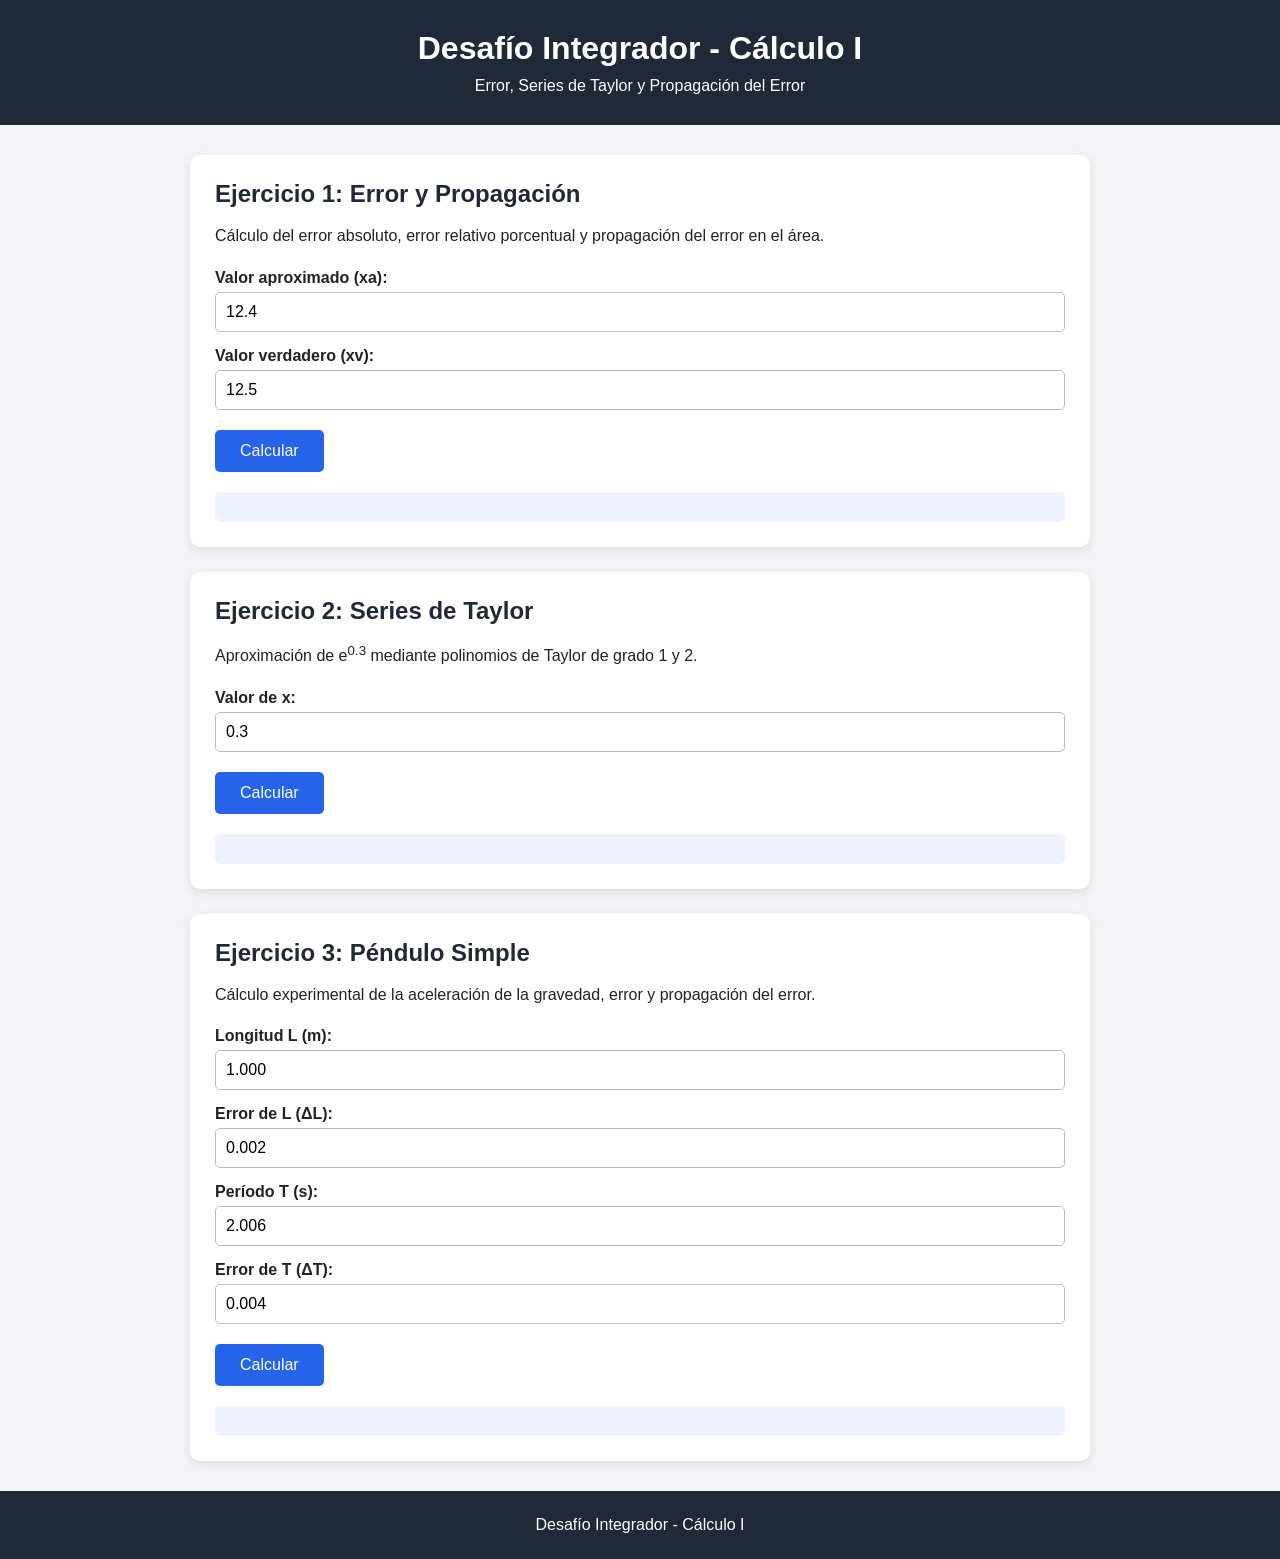
<file: index.html>
<!DOCTYPE html>
<html lang="es">
<head>
    <meta charset="UTF-8">
    <meta name="viewport" content="width=device-width, initial-scale=1.0">

    <title>Desafío Integrador - Cálculo I</title>

    <link rel="stylesheet" href="a.css">
</head>

<body>

    <header>
        <h1>Desafío Integrador - Cálculo I</h1>
        <p>Error, Series de Taylor y Propagación del Error</p>
    </header>

    <main>

        <!-- EJERCICIO 1 -->
        <section class="card">

            <h2>Ejercicio 1: Error y Propagación</h2>

            <p>
                Cálculo del error absoluto, error relativo porcentual
                y propagación del error en el área.
            </p>

            <label>Valor aproximado (xa):</label>
            <input type="number" id="xa" step="any" value="12.4">

            <label>Valor verdadero (xv):</label>
            <input type="number" id="xv" step="any" value="12.5">

            <button onclick="ejercicio1()">Calcular</button>

            <div id="resultado1" class="resultado"></div>

        </section>


        <!-- EJERCICIO 2 -->
        <section class="card">

            <h2>Ejercicio 2: Series de Taylor</h2>

            <p>
                Aproximación de e<sup>0.3</sup> mediante polinomios
                de Taylor de grado 1 y 2.
            </p>

            <label>Valor de x:</label>
            <input type="number" id="xTaylor" step="any" value="0.3">

            <button onclick="ejercicio2()">Calcular</button>

            <div id="resultado2" class="resultado"></div>

        </section>


        <!-- EJERCICIO 3 -->
        <section class="card">

            <h2>Ejercicio 3: Péndulo Simple</h2>

            <p>
                Cálculo experimental de la aceleración de la gravedad,
                error y propagación del error.
            </p>

            <label>Longitud L (m):</label>
            <input type="number" id="L" step="any" value="1.000">

            <label>Error de L (ΔL):</label>
            <input type="number" id="dL" step="any" value="0.002">

            <label>Período T (s):</label>
            <input type="number" id="T" step="any" value="2.006">

            <label>Error de T (ΔT):</label>
            <input type="number" id="dT" step="any" value="0.004">

            <button onclick="ejercicio3()">Calcular</button>

            <div id="resultado3" class="resultado"></div>

        </section>

    </main>


    <footer>
        <p>Desafío Integrador - Cálculo I</p>
    </footer>


    <script src="a.js"></script>

</body>
</html>
</file>
<file: a.css>
* {
    box-sizing: border-box;
    margin: 0;
    padding: 0;
}

body {
    font-family: Arial, sans-serif;
    background-color: #f2f4f7;
    color: #222;
}

header {
    background-color: #1f2937;
    color: white;
    text-align: center;
    padding: 30px 20px;
}

header h1 {
    margin-bottom: 10px;
}

main {
    width: 90%;
    max-width: 900px;
    margin: 30px auto;
}

.card {
    background-color: white;
    padding: 25px;
    margin-bottom: 25px;
    border-radius: 10px;
    box-shadow: 0 3px 10px rgba(0, 0, 0, 0.1);
}

.card h2 {
    margin-bottom: 15px;
    color: #1f2937;
}

.card p {
    margin-bottom: 20px;
    line-height: 1.6;
}

label {
    display: block;
    margin-top: 15px;
    margin-bottom: 5px;
    font-weight: bold;
}

input {
    width: 100%;
    padding: 10px;
    border: 1px solid #bbb;
    border-radius: 5px;
    font-size: 16px;
}

button {
    margin-top: 20px;
    padding: 12px 25px;
    border: none;
    border-radius: 5px;
    background-color: #2563eb;
    color: white;
    font-size: 16px;
    cursor: pointer;
}

button:hover {
    background-color: #1d4ed8;
}

.resultado {
    margin-top: 20px;
    padding: 15px;
    background-color: #eef2ff;
    border-radius: 5px;
    line-height: 1.8;
}

footer {
    text-align: center;
    padding: 25px;
    margin-top: 30px;
    background-color: #1f2937;
    color: white;
}
</file>
